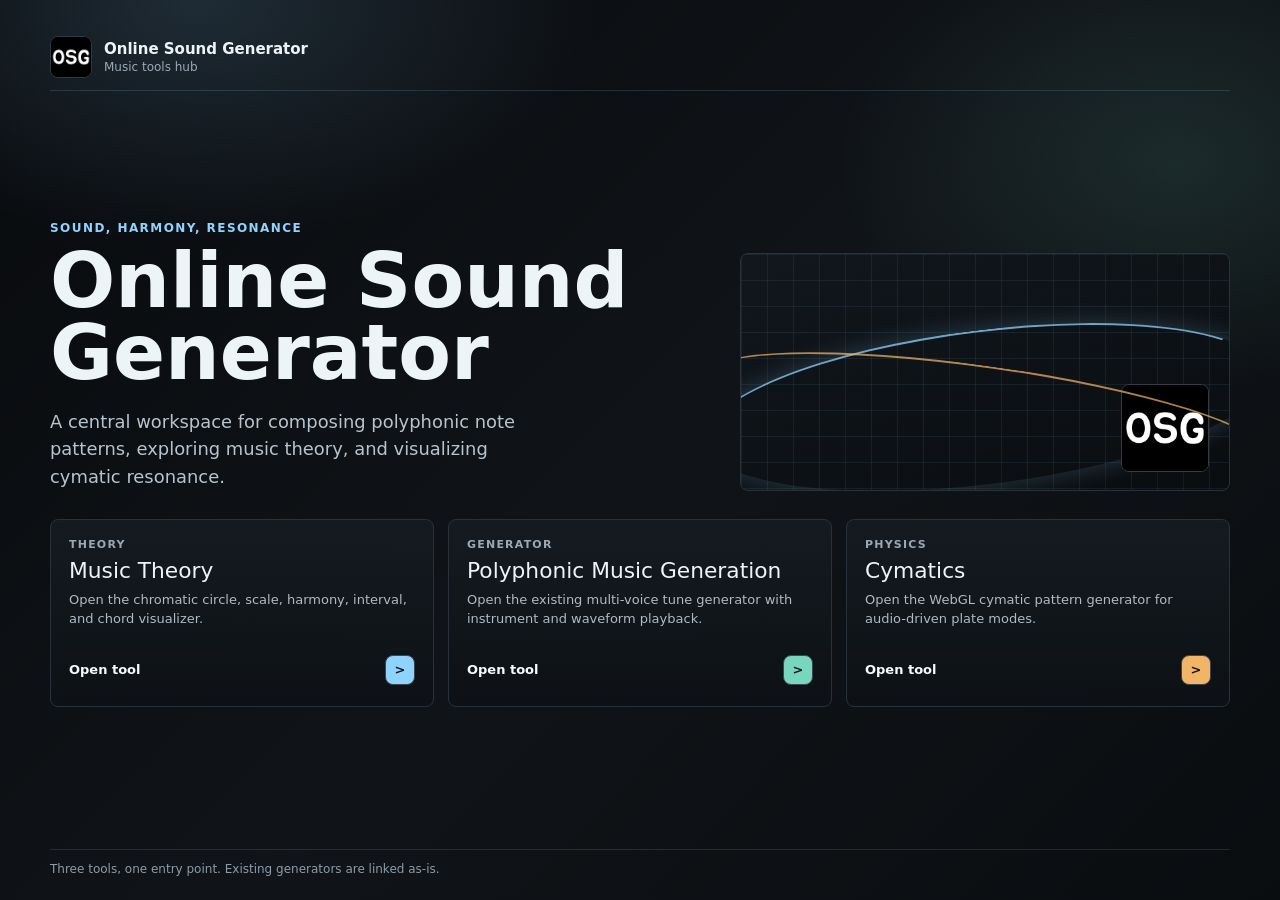
<file: index.html>
<!doctype html>
<html lang="en">
<head>
  <meta charset="utf-8">
  <meta name="viewport" content="width=device-width, initial-scale=1">
  <title>Online Sound Generator</title>
  <link rel="apple-touch-icon" sizes="180x180" href="./online-sound-generator/apple-touch-icon.png">
  <link rel="icon" type="image/png" sizes="32x32" href="./online-sound-generator/favicon-32x32.png">
  <link rel="icon" type="image/png" sizes="16x16" href="./online-sound-generator/favicon-16x16.png">
  <style>
    :root {
      color-scheme: dark;
      --bg: #080a0d;
      --panel: #10151a;
      --panel-2: #151b21;
      --line: #29323b;
      --text: #edf4f8;
      --muted: #9ba8b4;
      --blue: #8fd3ff;
      --green: #77d6bc;
      --amber: #f2b466;
      --white-soft: #f7fbff;
    }

    * {
      box-sizing: border-box;
    }

    html,
    body {
      min-height: 100%;
      margin: 0;
    }

    body {
      font-family: Inter, ui-sans-serif, system-ui, -apple-system, BlinkMacSystemFont, "Segoe UI", sans-serif;
      color: var(--text);
      background:
        radial-gradient(700px 420px at 15% 0%, rgba(143, 211, 255, 0.16), transparent 58%),
        radial-gradient(620px 420px at 92% 18%, rgba(119, 214, 188, 0.12), transparent 55%),
        linear-gradient(135deg, #080a0d 0%, #101418 52%, #0a0d10 100%);
    }

    a {
      color: inherit;
    }

    .site-shell {
      width: min(1180px, calc(100% - 32px));
      min-height: 100vh;
      margin: 0 auto;
      padding: 24px 0;
      display: grid;
      grid-template-rows: auto 1fr auto;
      gap: 24px;
    }

    .topbar {
      display: flex;
      align-items: center;
      justify-content: space-between;
      gap: 18px;
      padding: 12px 0;
      border-bottom: 1px solid rgba(143, 211, 255, 0.16);
    }

    .brand-lockup {
      display: inline-flex;
      align-items: center;
      gap: 12px;
      min-width: 0;
      text-decoration: none;
    }

    .brand-mark {
      width: 42px;
      height: 42px;
      border: 1px solid #303943;
      border-radius: 8px;
      background: #000;
      object-fit: cover;
    }

    .brand-name {
      display: grid;
      gap: 2px;
      min-width: 0;
    }

    .brand-name strong {
      font-size: 15px;
      letter-spacing: 0;
      white-space: nowrap;
    }

    .brand-name span {
      color: var(--muted);
      font-size: 12px;
    }

    .tool-link:hover {
      border-color: #607486;
      background: rgba(24, 32, 39, 0.92);
    }

    .hub {
      display: grid;
      align-content: center;
      gap: 28px;
      padding: 8px 0 20px;
    }

    .intro {
      display: grid;
      grid-template-columns: minmax(0, 1.15fr) minmax(240px, 0.85fr);
      gap: 28px;
      align-items: end;
    }

    .eyebrow {
      margin: 0 0 10px;
      color: var(--blue);
      font-size: 12px;
      font-weight: 800;
      letter-spacing: 0.12em;
      text-transform: uppercase;
    }

    h1 {
      max-width: 760px;
      margin: 0;
      font-size: clamp(2.35rem, 6vw, 5.6rem);
      line-height: 0.94;
      letter-spacing: 0;
    }

    .intro-copy {
      max-width: 470px;
      margin: 18px 0 0;
      color: #b7c3ce;
      font-size: clamp(1rem, 1.4vw, 1.12rem);
      line-height: 1.55;
    }

    .signal-panel {
      min-height: 238px;
      border: 1px solid var(--line);
      border-radius: 8px;
      background:
        linear-gradient(rgba(143, 211, 255, 0.08) 1px, transparent 1px),
        linear-gradient(90deg, rgba(143, 211, 255, 0.08) 1px, transparent 1px),
        linear-gradient(160deg, #11171d, #0a0d10);
      background-size: 26px 26px, 26px 26px, auto;
      overflow: hidden;
      position: relative;
    }

    .signal-panel::before,
    .signal-panel::after {
      content: "";
      position: absolute;
      left: -8%;
      right: -8%;
      border: 2px solid transparent;
      border-top-color: rgba(143, 211, 255, 0.76);
      border-radius: 50%;
      transform: rotate(-7deg);
    }

    .signal-panel::before {
      top: 76px;
      height: 150px;
      box-shadow: 0 0 24px rgba(143, 211, 255, 0.22);
    }

    .signal-panel::after {
      top: 112px;
      height: 92px;
      border-top-color: rgba(242, 180, 102, 0.72);
      transform: rotate(8deg);
    }

    .signal-logo {
      position: absolute;
      right: 20px;
      bottom: 18px;
      width: 88px;
      height: 88px;
      border: 1px solid #333c45;
      border-radius: 8px;
      background: #000;
      object-fit: cover;
    }

    .tool-grid {
      display: grid;
      grid-template-columns: repeat(3, minmax(0, 1fr));
      gap: 14px;
    }

    .tool-link {
      min-height: 188px;
      display: grid;
      align-content: space-between;
      gap: 18px;
      padding: 18px;
      border: 1px solid var(--line);
      border-radius: 8px;
      background: linear-gradient(180deg, rgba(21, 27, 33, 0.95), rgba(13, 17, 21, 0.95));
      text-decoration: none;
      transition: border-color 150ms ease, background 150ms ease, transform 150ms ease;
    }

    .tool-link:hover {
      transform: translateY(-2px);
    }

    .tool-meta {
      display: grid;
      gap: 8px;
    }

    .tool-kicker {
      color: var(--muted);
      font-size: 11px;
      font-weight: 800;
      letter-spacing: 0.11em;
      text-transform: uppercase;
    }

    .tool-title {
      margin: 0;
      font-size: clamp(1.2rem, 1.7vw, 1.55rem);
      line-height: 1.1;
      letter-spacing: 0;
    }

    .tool-note {
      margin: 0;
      color: #aebac4;
      font-size: 13px;
      line-height: 1.45;
    }

    .tool-open {
      display: inline-flex;
      align-items: center;
      justify-content: space-between;
      gap: 12px;
      min-height: 36px;
      color: var(--white-soft);
      font-size: 13px;
      font-weight: 760;
    }

    .tool-open::after {
      content: ">";
      width: 28px;
      height: 28px;
      display: inline-grid;
      place-items: center;
      border: 1px solid #3c4650;
      border-radius: 8px;
      color: #11161a;
      background: var(--blue);
      font-weight: 900;
    }

    .tool-link:nth-child(2) .tool-open::after {
      background: var(--green);
    }

    .tool-link:nth-child(3) .tool-open::after {
      background: var(--amber);
    }

    .footer {
      padding-top: 12px;
      border-top: 1px solid rgba(143, 211, 255, 0.14);
      color: #8e9ba7;
      font-size: 12px;
    }

    @media (max-width: 880px) {
      .site-shell {
        width: min(100% - 22px, 1180px);
        padding: 14px 0;
      }

      .topbar,
      .intro {
        align-items: stretch;
        grid-template-columns: 1fr;
      }

      .topbar {
        display: grid;
      }

      .signal-panel {
        min-height: 180px;
      }

      .tool-grid {
        grid-template-columns: 1fr;
      }
    }

    @media (max-width: 480px) {
      .brand-name strong {
        white-space: normal;
      }

      h1 {
        font-size: clamp(2.1rem, 14vw, 3.2rem);
      }

      .intro-copy {
        font-size: 0.98rem;
      }

      .tool-link {
        min-height: 160px;
        padding: 16px;
      }
    }
  </style>
</head>
<body>
  <div class="site-shell">
    <header class="topbar" aria-label="Primary">
      <a class="brand-lockup" href="./index.html">
        <img class="brand-mark" src="./online-sound-generator/android-chrome-192x192.png" alt="">
        <span class="brand-name">
          <strong>Online Sound Generator</strong>
          <span>Music tools hub</span>
        </span>
      </a>
    </header>

    <main class="hub">
      <section class="intro" aria-labelledby="pageTitle">
        <div>
          <p class="eyebrow">Sound, harmony, resonance</p>
          <h1 id="pageTitle">Online Sound Generator</h1>
          <p class="intro-copy">A central workspace for composing polyphonic note patterns, exploring music theory, and visualizing cymatic resonance.</p>
        </div>
        <div class="signal-panel" aria-hidden="true">
          <img class="signal-logo" src="./online-sound-generator/android-chrome-512x512.png" alt="">
        </div>
      </section>

      <section class="tool-grid" aria-label="Sound tools">
        <a class="tool-link" href="./music-theory/index.html">
          <span class="tool-meta">
            <span class="tool-kicker">Theory</span>
            <span class="tool-title">Music Theory</span>
            <span class="tool-note">Open the chromatic circle, scale, harmony, interval, and chord visualizer.</span>
          </span>
          <span class="tool-open">Open tool</span>
        </a>

        <a class="tool-link" href="./online-sound-generator/index.html">
          <span class="tool-meta">
            <span class="tool-kicker">Generator</span>
            <span class="tool-title">Polyphonic Music Generation</span>
            <span class="tool-note">Open the existing multi-voice tune generator with instrument and waveform playback.</span>
          </span>
          <span class="tool-open">Open tool</span>
        </a>

        <a class="tool-link" href="./cymatics/index.html">
          <span class="tool-meta">
            <span class="tool-kicker">Physics</span>
            <span class="tool-title">Cymatics</span>
            <span class="tool-note">Open the WebGL cymatic pattern generator for audio-driven plate modes.</span>
          </span>
          <span class="tool-open">Open tool</span>
        </a>
      </section>
    </main>

    <footer class="footer">
      Three tools, one entry point. Existing generators are linked as-is.
    </footer>
  </div>
</body>
</html>
</file>
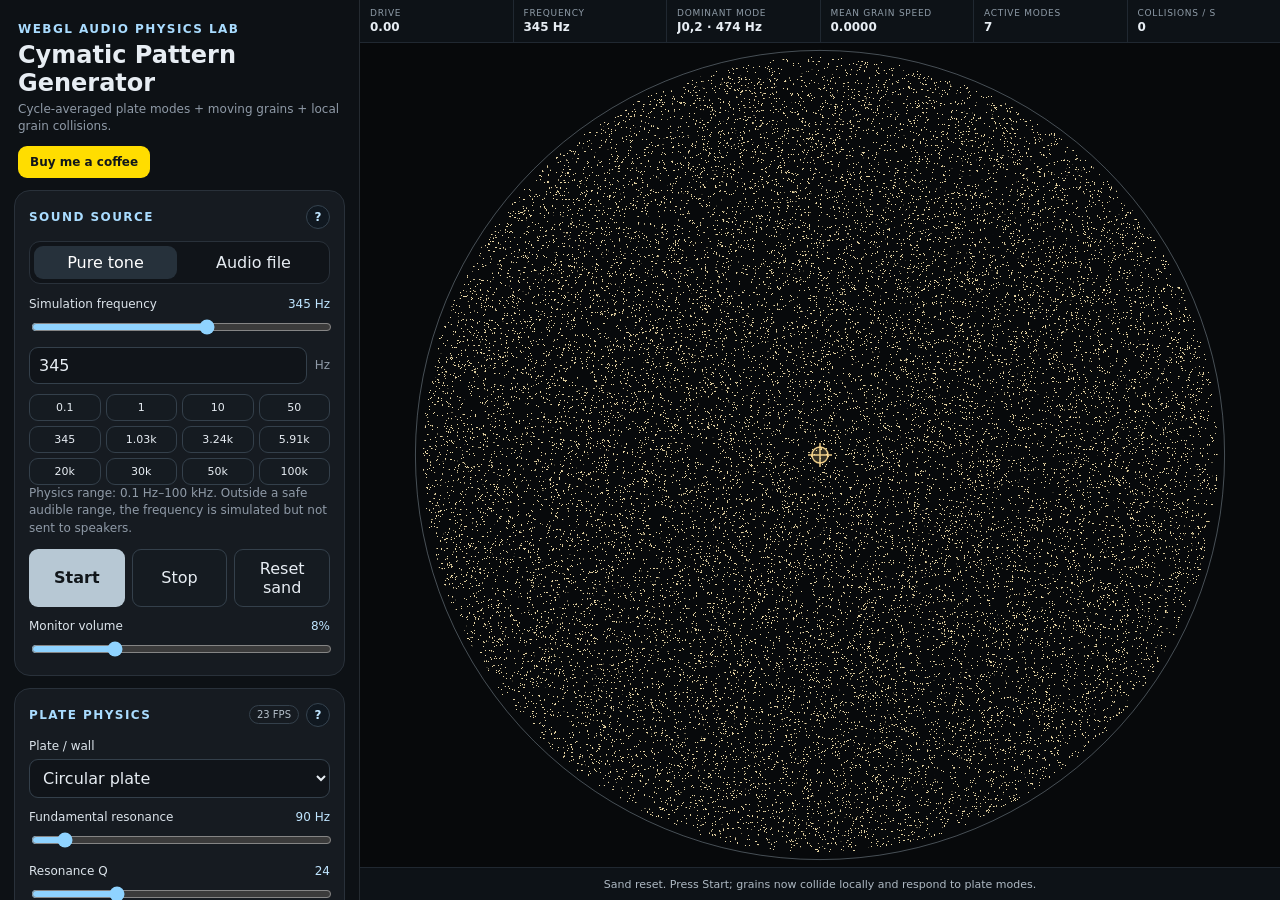
<file: cymatics/index.html>
<!doctype html>
<html lang="en">
<head>
  <meta charset="utf-8" />
  <meta name="viewport" content="width=device-width, initial-scale=1" />
  <title>Cymatic Pattern Generator</title>
  <link rel="apple-touch-icon" sizes="180x180" href="../online-sound-generator/apple-touch-icon.png" />
  <link rel="icon" type="image/png" sizes="32x32" href="../online-sound-generator/favicon-32x32.png" />
  <link rel="icon" type="image/png" sizes="16x16" href="../online-sound-generator/favicon-16x16.png" />
  <link rel="stylesheet" href="styles.css" />
</head>
<body>
  <div class="app-shell">
    <aside class="panel">
      <header class="brand">
        <div class="eyebrow">WEBGL AUDIO PHYSICS LAB</div>
        <h1>Cymatic Pattern Generator</h1>
        <p>Cycle-averaged plate modes + moving grains + local grain collisions.</p>
        <a class="coffee-link" href="https://buymeacoffee.com/creatioexnihilo" target="_blank" rel="noopener noreferrer">Buy me a coffee</a>
      </header>

      <section class="card">
        <div class="section-head"><h2>Sound source</h2><button class="help-btn" type="button" data-help-section="sound" aria-label="Explain sound source settings">?</button></div>
        <div class="segmented" role="group" aria-label="Sound source">
          <button id="modeTone" class="seg active" type="button">Pure tone</button>
          <button id="modeFile" class="seg" type="button">Audio file</button>
        </div>

        <div id="toneControls">
          <label class="row-label" for="toneFreqLog">Simulation frequency <output id="toneFreqOut">345 Hz</output></label>
          <input id="toneFreqLog" type="range" min="-1" max="5" step="0.001" value="2.537819" />
          <div class="frequency-entry">
            <input id="toneFreq" type="number" min="0.1" max="100000" step="any" value="345" inputmode="decimal" aria-label="Simulation frequency in hertz" />
            <span>Hz</span>
          </div>
          <div class="presets" id="freqPresets">
            <button data-f="0.1">0.1</button><button data-f="1">1</button><button data-f="10">10</button><button data-f="50">50</button>
            <button data-f="345">345</button><button data-f="1033">1.03k</button><button data-f="3240">3.24k</button><button data-f="5907">5.91k</button>
            <button data-f="20000">20k</button><button data-f="30000">30k</button><button data-f="50000">50k</button><button data-f="100000">100k</button>
          </div>
          <p class="hint">Physics range: 0.1 Hz–100 kHz. Outside a safe audible range, the frequency is simulated but not sent to speakers.</p>
        </div>

        <div id="fileControls" hidden>
          <label class="file-drop" for="audioFile">
            <strong id="fileName">Choose MP3 / WAV / OGG</strong>
            <span id="fileMeta">Up to five strong FFT peaks excite the plate simultaneously.</span>
          </label>
          <input id="audioFile" type="file" accept="audio/*,.wav,.mp3,.ogg" hidden />
        </div>

        <div class="button-row primary-row">
          <button id="startBtn" class="primary" type="button">Start</button>
          <button id="stopBtn" type="button">Stop</button>
          <button id="resetBtn" type="button">Reset sand</button>
        </div>

        <label class="row-label" for="volume">Monitor volume <output id="volumeOut">8%</output></label>
        <input id="volume" type="range" min="0" max="0.3" step="0.005" value="0.08" />
      </section>

      <section class="card">
        <div class="section-head"><h2>Plate physics</h2><div class="section-actions"><span id="fpsBadge" class="badge">-- FPS</span><button class="help-btn" type="button" data-help-section="plate" aria-label="Explain plate physics settings">?</button></div></div>

        <label class="row-label" for="boundary">Plate / wall</label>
        <select id="boundary">
          <option value="circle" selected>Circular plate</option>
          <option value="square">Square plate</option>
        </select>

        <label class="row-label" for="fundamental">Fundamental resonance <output id="fundamentalOut">90 Hz</output></label>
        <input id="fundamental" type="range" min="20" max="800" step="1" value="90" />

        <label class="row-label" for="quality">Resonance Q <output id="qualityOut">24</output></label>
        <input id="quality" type="range" min="3" max="80" step="1" value="24" />

        <label class="row-label" for="strength">Vibration force <output id="strengthOut">5.5</output></label>
        <input id="strength" type="range" min="0" max="12" step="0.1" value="5.5" />

        <label class="row-label" for="sensitivity">Audio sensitivity <output id="sensitivityOut">1.8×</output></label>
        <input id="sensitivity" type="range" min="0.2" max="4" step="0.1" value="1.8" />

        <div class="source-position">
          <div class="source-position-head">
            <span>Sound source position</span>
            <button id="centerEmitterBtn" class="compact-btn" type="button">Center source</button>
          </div>
          <div class="coordinate-grid">
            <label for="emitterXInput">
              <span>X</span>
              <input id="emitterXInput" type="number" min="-0.985" max="0.985" step="0.001" value="0.000" inputmode="decimal" />
            </label>
            <label for="emitterYInput">
              <span>Y</span>
              <input id="emitterYInput" type="number" min="-0.985" max="0.985" step="0.001" value="0.000" inputmode="decimal" />
            </label>
          </div>
          <p class="hint coordinate-hint">Normalized plate coordinates: center = (0, 0), left/bottom = −1, right/top = +1. Values are constrained to the selected plate wall.</p>
        </div>

        <p class="hint emitter-hint">Drag the emitter marker on the plate or enter exact coordinates above. A mode is excited according to its amplitude at the emitter position.</p>

        <div class="source-motion">
          <div class="source-position-head">
            <span>Source motion</span>
            <button id="restartMotionBtn" class="compact-btn" type="button">Restart path</button>
          </div>
          <label class="row-label" for="motionType">Motion equation</label>
          <select id="motionType">
            <option value="manual" selected>Manual / fixed</option>
            <option value="circle">Circle / ellipse</option>
            <option value="line">Line oscillation</option>
            <option value="sine">Sine-wave sweep</option>
            <option value="figure8">Figure eight</option>
            <option value="lissajous">Lissajous</option>
          </select>

          <div id="motionControls" hidden>
            <div class="coordinate-grid motion-grid">
              <label for="motionCenterX"><span>Center X</span><input id="motionCenterX" type="number" min="-0.985" max="0.985" step="0.001" value="0.000" /></label>
              <label for="motionCenterY"><span>Center Y</span><input id="motionCenterY" type="number" min="-0.985" max="0.985" step="0.001" value="0.000" /></label>
              <label for="motionAmpX"><span>Size X</span><input id="motionAmpX" type="number" min="0" max="1.95" step="0.001" value="0.500" /></label>
              <label for="motionAmpY"><span>Size Y</span><input id="motionAmpY" type="number" min="0" max="1.95" step="0.001" value="0.500" /></label>
            </div>

            <label class="row-label" for="motionRate">Path rate <output id="motionRateOut">0.10 Hz</output></label>
            <input id="motionRate" type="range" min="0.005" max="2" step="0.005" value="0.10" />

            <label class="row-label" for="motionPhase">Phase <output id="motionPhaseOut">0°</output></label>
            <input id="motionPhase" type="range" min="0" max="360" step="1" value="0" />

            <div id="lineOptions" hidden>
              <label class="row-label" for="lineAngle">Line angle <output id="lineAngleOut">0°</output></label>
              <input id="lineAngle" type="range" min="0" max="360" step="1" value="0" />
            </div>

            <div id="sineOptions" hidden>
              <label class="row-label" for="sineCycles">Sine cycles across path <output id="sineCyclesOut">2.0</output></label>
              <input id="sineCycles" type="range" min="0.5" max="8" step="0.5" value="2" />
            </div>

            <div id="lissajousOptions" hidden>
              <div class="coordinate-grid motion-grid">
                <label for="lissajousA"><span>X multiplier</span><input id="lissajousA" type="number" min="1" max="12" step="1" value="3" /></label>
                <label for="lissajousB"><span>Y multiplier</span><input id="lissajousB" type="number" min="1" max="12" step="1" value="2" /></label>
              </div>
            </div>

            <div class="button-row motion-buttons">
              <button id="motionCenterFromCurrentBtn" type="button">Use current as path center</button>
            </div>
            <div id="motionFormula" class="formula-box" aria-live="polite"></div>
            <p class="hint">The equation advances only while the simulation is running. If a path crosses the physical wall, the source is constrained to the selected plate boundary.</p>
          </div>
        </div>
      </section>

      <section class="card">
        <div class="section-head"><h2>Granular physics</h2><button class="help-btn" type="button" data-help-section="granular" aria-label="Explain granular physics settings">?</button></div>

        <label class="row-label" for="particleCount">Sand grains <output id="particleCountOut">25,000</output></label>
        <input id="particleCount" type="range" min="5000" max="50000" step="1000" value="25000" />

        <label class="row-label" for="mobility">Mobility <output id="mobilityOut">1.00×</output></label>
        <input id="mobility" type="range" min="0.2" max="3" step="0.05" value="1" />

        <label class="row-label" for="friction">Surface friction <output id="frictionOut">3.0</output></label>
        <input id="friction" type="range" min="0.5" max="9" step="0.1" value="3" />

        <label class="row-label" for="collisions">Grain collisions <output id="collisionsOut">1.00×</output></label>
        <input id="collisions" type="range" min="0" max="2.5" step="0.05" value="1" />

        <label class="row-label" for="restitution">Wall restitution <output id="restitutionOut">0.18</output></label>
        <input id="restitution" type="range" min="0" max="0.8" step="0.02" value="0.18" />
      </section>

      <section class="card">
        <div class="section-head"><h2>Appearance</h2><button class="help-btn" type="button" data-help-section="appearance" aria-label="Explain appearance settings">?</button></div>
        <div class="color-grid">
          <label>Background <input id="bgColor" type="color" value="#07090b" /></label>
          <label>Sand <input id="sandColor" type="color" value="#ead7a5" /></label>
        </div>
        <label class="row-label" for="grainSize">Grain size <output id="grainSizeOut">1.35 px</output></label>
        <input id="grainSize" type="range" min="0.5" max="3.5" step="0.05" value="1.35" />
        <label class="check"><input id="showGuide" type="checkbox" /> Show modal-energy guide (debug)</label>
        <label class="check"><input id="showEmitter" type="checkbox" checked /> Show emitter</label>
      </section>

      <section class="card">
        <div class="section-head"><h2>Share / reproduce</h2><button class="help-btn" type="button" data-help-section="share" aria-label="Explain share and reproduce options">?</button></div>
        <div class="button-row share-row">
          <button id="exportConfigBtn" type="button">Export config</button>
          <button id="exportSnapshotBtn" type="button">Export snapshot</button>
          <label class="button-like" for="importPatternFile">Import</label>
          <input id="importPatternFile" type="file" accept="application/json,.json,.cymatics.json" hidden />
        </div>
        <p class="hint">Config stores the experimental conditions. Snapshot also stores every grain's current position and velocity, so another person can open the exact visible pattern.</p>
        <p id="shareStatus" class="share-status" aria-live="polite"></p>
      </section>

      <section class="card">
        <div class="section-head"><h2>Capture</h2><button class="help-btn" type="button" data-help-section="capture" aria-label="Explain capture options">?</button></div>
        <div class="button-row">
          <button id="shotBtn" type="button">PNG image</button>
          <button id="recordBtn" type="button">Record video</button>
        </div>
        <p class="hint">Video uses MP4 when supported by the browser, otherwise WebM.</p>
      </section>
    </aside>

    <main class="workspace">
      <div class="hud" aria-label="Simulation telemetry">
        <div><span>drive</span><strong id="driveHud">0.00</strong></div>
        <div><span>frequency</span><strong id="freqHud">345 Hz</strong></div>
        <div><span>dominant mode</span><strong id="modeHud">—</strong></div>
        <div><span>mean grain speed</span><strong id="speedHud">0.0000</strong></div>
        <div><span>active modes</span><strong id="activeHud">0</strong></div>
        <div><span>collisions / s</span><strong id="collisionHud">0</strong></div>
      </div>
      <div class="stage" id="stage">
        <canvas id="glCanvas"></canvas>
        <canvas id="guideCanvas"></canvas>
      </div>
      <div id="message" class="status-bar" aria-live="polite">Drag the emitter, then press Start.</div>
    </main>
  </div>


  <div id="helpModal" class="help-modal" hidden>
    <div class="help-backdrop" data-close-help></div>
    <section class="help-dialog" role="dialog" aria-modal="true" aria-labelledby="helpTitle">
      <div class="help-dialog-head">
        <div>
          <div class="eyebrow">CONFIGURATION REFERENCE</div>
          <h2 id="helpTitle">Settings help</h2>
        </div>
        <button id="closeHelpBtn" class="help-close" type="button" aria-label="Close help">×</button>
      </div>
      <div id="helpBody" class="help-body"></div>
    </section>
  </div>

  <audio id="audioEl" preload="auto"></audio>
  <script src="app.js"></script>
</body>
</html>
</file>
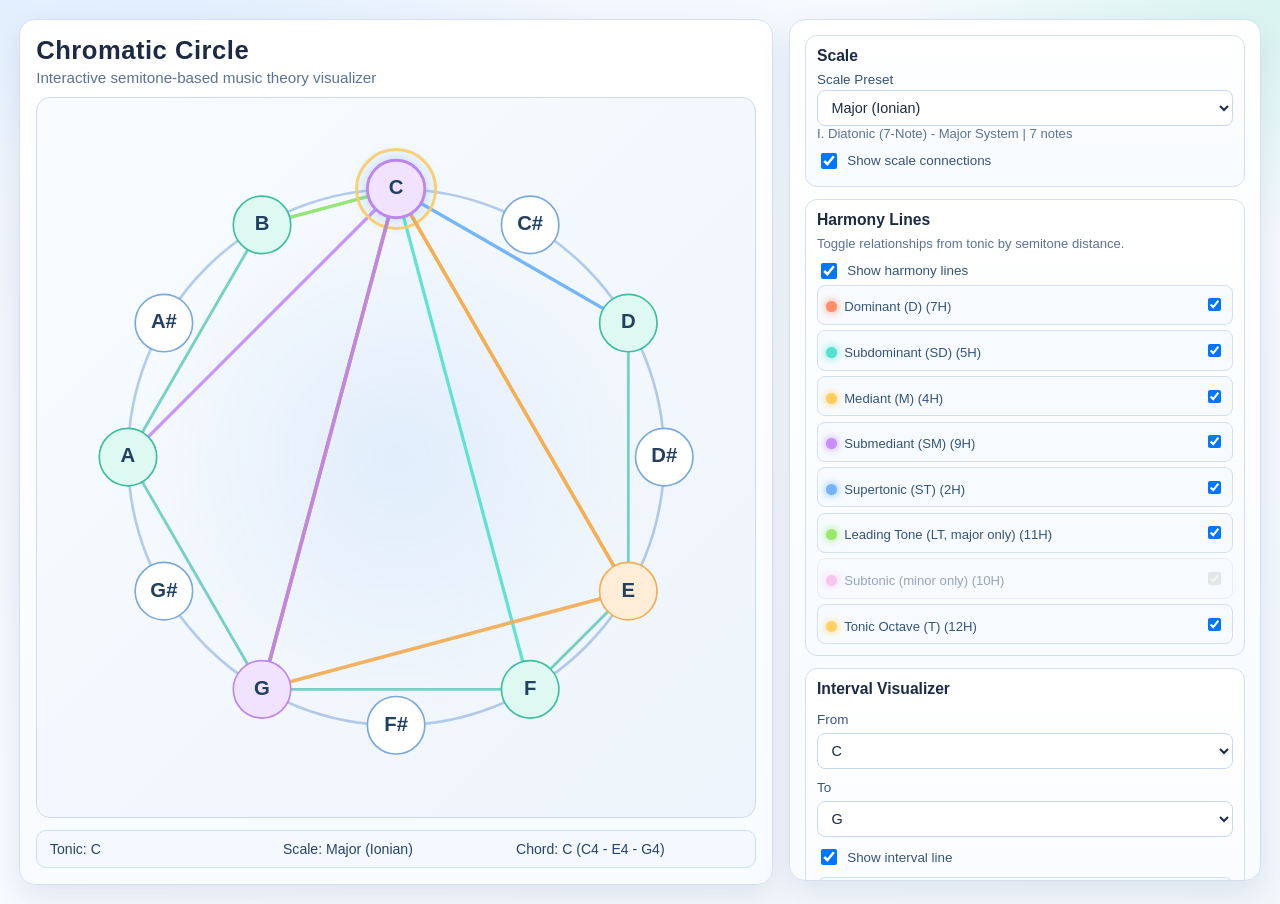
<file: music-theory/index.html>
<!DOCTYPE html>
<html lang="en">
<head>
  <meta charset="UTF-8">
  <meta name="viewport" content="width=device-width, initial-scale=1.0">
  <title>Chromatic Circle Music Theory Visualizer</title>
  <link rel="apple-touch-icon" sizes="180x180" href="../online-sound-generator/apple-touch-icon.png">
  <link rel="icon" type="image/png" sizes="32x32" href="../online-sound-generator/favicon-32x32.png">
  <link rel="icon" type="image/png" sizes="16x16" href="../online-sound-generator/favicon-16x16.png">
  <link rel="stylesheet" href="style.css">
</head>
<body>
  <main class="app-shell">
    <section class="visualizer-panel">
      <header class="panel-header">
        <h1>Chromatic Circle</h1>
        <p>Interactive semitone-based music theory visualizer</p>
      </header>
      <div class="svg-wrap" id="svgWrap">
        <svg id="circleSvg" viewBox="0 0 600 600" role="img" aria-label="Chromatic note circle"></svg>
        <div id="noteTooltip" class="note-tooltip" aria-live="polite"></div>
      </div>
      <div class="status-strip">
        <span id="tonicLabel">Tonic: C</span>
        <span id="scaleLabel">Mode: Major</span>
        <span id="chordLabel">Chord: C</span>
      </div>
    </section>

    <aside class="control-panel">
      <section class="card">
        <h2>Scale</h2>
        <label for="scalePreset">Scale Preset</label>
        <select id="scalePreset"></select>
        <p class="card-hint" id="scaleMeta"></p>
        <div id="scaleCustomWrap" class="hidden-wrap">
          <label for="scaleCustomIntervals">Custom semitones (0-11)</label>
          <input
            id="scaleCustomIntervals"
            type="text"
            value="0,2,4,5,7,9,11"
            placeholder="Example: 0,1,4,6,7,10"
          >
        </div>
        <label class="inline-toggle">
          <input type="checkbox" id="showScaleLines" checked>
          Show scale connections
        </label>
      </section>

      <section class="card">
        <h2>Harmony Lines</h2>
        <p class="card-hint">Toggle relationships from tonic by semitone distance.</p>
        <label class="inline-toggle">
          <input type="checkbox" id="showHarmonyLines" checked>
          Show harmony lines
        </label>
        <div id="harmonyToggleList" class="toggle-list"></div>
      </section>

      <section class="card">
        <h2>Interval Visualizer</h2>
        <div class="field-grid">
          <label for="intervalFrom">From</label>
          <select id="intervalFrom"></select>
          <label for="intervalTo">To</label>
          <select id="intervalTo"></select>
        </div>
        <label class="inline-toggle">
          <input type="checkbox" id="showIntervalLine" checked>
          Show interval line
        </label>
        <div class="result-box" id="intervalResult"></div>
      </section>

      <section class="card">
        <h2>Triads & Chords</h2>
        <div class="field-grid">
          <label for="chordType">Chord Type</label>
          <select id="chordType"></select>
        </div>
        <label class="inline-toggle">
          <input type="checkbox" id="lockChordToTonic" checked>
          Lock chord structure to tonic
        </label>
        <label for="chordRoot">Chord Root (when unlocked)</label>
        <select id="chordRoot"></select>
        <label class="inline-toggle">
          <input type="checkbox" id="showChordLines" checked>
          Show chord shape
        </label>
      </section>

      <section class="card">
        <h2>Emotional Harmony Assistant</h2>
        <p class="card-hint">Mode-aware progression ideas with note spellings.</p>
        <label for="emotionTarget">Emotion Target</label>
        <select id="emotionTarget"></select>
        <div id="emotionChordList" class="progression-list"></div>
        <div id="progressionList" class="progression-list"></div>
        <button id="exportProgressions" type="button">Export Progressions</button>
      </section>

      <section class="card">
        <h2>Audio</h2>
        <label class="inline-toggle">
          <input type="checkbox" id="audioEnabled" checked>
          Play note when selecting tonic
        </label>
        <label for="audioPlaybackMode">Playback Mode</label>
        <select id="audioPlaybackMode">
          <option value="single">Single note</option>
          <option value="together">Chord together</option>
          <option value="sequence">Chord one after another</option>
        </select>
      </section>
    </aside>
  </main>

  <script defer src="intervalEngine.js"></script>
  <script defer src="scaleEngine.js"></script>
  <script defer src="harmonyEngine.js"></script>
  <script defer src="chordEngine.js"></script>
  <script defer src="circleRenderer.js"></script>
  <script defer src="index.js"></script>
</body>
</html>
</file>
<file: cymatics/styles.css>
:root {
  color-scheme: dark;
  --bg: #090b0e;
  --panel: #11151a;
  --card: #161b21;
  --line: #29313a;
  --text: #e7edf3;
  --muted: #8f9aa7;
  --accent: #8fd3ff;
}
* { box-sizing: border-box; }
html, body { width: 100%; height: 100%; margin: 0; overflow: hidden; background: var(--bg); color: var(--text); font-family: Inter, ui-sans-serif, system-ui, -apple-system, BlinkMacSystemFont, "Segoe UI", sans-serif; }
button, input, select { font: inherit; }
button { color: var(--text); background: #151b21; border: 1px solid #34404b; border-radius: 9px; padding: 9px 12px; cursor: pointer; }
button:hover { border-color: #586776; }
button.primary { background: #b7c8d4; color: #11161a; border-color: transparent; font-weight: 750; }
select, input[type="number"] { width: 100%; color: var(--text); background: #101419; border: 1px solid #34404b; border-radius: 9px; padding: 8px 9px; }
.app-shell { display: grid; grid-template-columns: 360px 1fr; width: 100%; height: 100%; }
.panel { overflow-y: auto; padding: 14px; background: #0d1115; border-right: 1px solid #252b31; }
.brand { padding: 8px 4px 12px; }
.brand .eyebrow, h2 { color: #a9dcff; font-weight: 800; font-size: 12px; letter-spacing: .12em; text-transform: uppercase; }
.brand h1 { margin: 5px 0 4px; font-size: 24px; }
.brand p, .hint { color: var(--muted); font-size: 12px; line-height: 1.45; margin: 0; }
.coffee-link {
  display: inline-flex;
  align-items: center;
  justify-content: center;
  margin-top: 10px;
  color: #11161a;
  background: #ffdd00;
  border: 1px solid transparent;
  border-radius: 9px;
  padding: 8px 11px;
  font-size: 12px;
  font-weight: 800;
  text-decoration: none;
}
.coffee-link:hover { background: #ffe84a; }
.card { background: var(--card); border: 1px solid var(--line); border-radius: 16px; padding: 14px; margin-bottom: 12px; }
.card h2 { margin: 0 0 12px; }
.section-head { display: flex; align-items: center; justify-content: space-between; }
.badge { font-size: 10px; border: 1px solid #34404b; color: #b5c0ca; border-radius: 999px; padding: 3px 7px; }
.segmented { display: grid; grid-template-columns: 1fr 1fr; gap: 5px; margin-bottom: 13px; padding: 4px; background: #101419; border: 1px solid #29313a; border-radius: 11px; }
.seg { padding: 7px; border: 0; background: transparent; }
.seg.active { background: #26313b; color: white; }
.row-label { display: flex; justify-content: space-between; gap: 10px; font-size: 12px; margin: 12px 0 6px; color: #dce4eb; }
output { color: #bfe5ff; font-variant-numeric: tabular-nums; }
input[type="range"] { width: 100%; accent-color: #8fd3ff; }
.frequency-entry { display: grid; grid-template-columns: 1fr auto; align-items: center; gap: 8px; margin-top: 8px; }
.frequency-entry span { color: var(--muted); font-size: 12px; }
.presets { display: grid; grid-template-columns: repeat(4,1fr); gap: 5px; margin-top: 10px; }
.presets button { padding: 6px 3px; font-size: 11px; }
.file-drop { display: block; border: 1px dashed #47515b; border-radius: 11px; padding: 16px 12px; cursor: pointer; }
.file-drop strong, .file-drop span { display: block; }
.file-drop strong { font-size: 12px; margin-bottom: 4px; }
.file-drop span { color: var(--muted); font-size: 11px; }
.button-row { display: flex; flex-wrap: wrap; gap: 7px; margin-top: 12px; }
.primary-row button { flex: 1 1 80px; }
.color-grid { display: grid; grid-template-columns: 1fr 1fr; gap: 10px; }
.color-grid label { display: flex; align-items: center; justify-content: space-between; font-size: 12px; gap: 8px; }
input[type="color"] { width: 42px; height: 28px; border: 1px solid #4a535c; background: transparent; padding: 0; }
.check { display: flex; gap: 8px; align-items: center; font-size: 12px; margin-top: 12px; color: #ccd5de; }
.emitter-hint { margin-top: 11px; }
.stage { position: relative; min-width: 0; overflow: hidden; background: #07090b; touch-action: none; cursor: crosshair; }
#glCanvas, #guideCanvas { position: absolute; inset: 0; width: 100%; height: 100%; display: block; }
#guideCanvas { pointer-events: none; }
.hud { position: absolute; right: 15px; top: 15px; display: grid; grid-template-columns: repeat(2,minmax(120px,auto)); gap: 7px; pointer-events: none; }
.hud div { background: rgba(9,12,15,.72); backdrop-filter: blur(8px); border: 1px solid rgba(125,145,160,.25); border-radius: 10px; padding: 8px 10px; }
.hud span, .hud strong { display: block; }
.hud span { color: #8e9ba7; font-size: 9px; text-transform: uppercase; letter-spacing: .08em; }
.hud strong { font-size: 12px; margin-top: 2px; font-variant-numeric: tabular-nums; }
.message { position: absolute; left: 50%; bottom: 18px; transform: translateX(-50%); background: rgba(9,12,15,.78); border: 1px solid rgba(125,145,160,.24); border-radius: 999px; padding: 8px 13px; font-size: 11px; color: #b5c0ca; pointer-events: none; white-space: nowrap; }
@media (max-width: 900px) {
  .app-shell { grid-template-columns: 310px 1fr; }
  .hud { grid-template-columns: 1fr; }
}


.source-position { margin-top: 14px; padding-top: 12px; border-top: 1px solid rgba(130,150,165,.18); }
.source-position-head { display: flex; align-items: center; justify-content: space-between; gap: 10px; font-size: 12px; color: #dce4eb; }
.compact-btn { padding: 6px 9px; font-size: 11px; white-space: nowrap; }
.coordinate-grid { display: grid; grid-template-columns: 1fr 1fr; gap: 8px; margin-top: 8px; }
.coordinate-grid label { display: grid; grid-template-columns: auto 1fr; align-items: center; gap: 7px; color: var(--muted); font-size: 12px; }
.coordinate-grid input[type="number"] { min-width: 0; font-variant-numeric: tabular-nums; }
.coordinate-hint { margin-top: 7px; }
@media (max-width: 390px) { .source-position-head { align-items: flex-start; flex-direction: column; } .compact-btn { width: 100%; } }


.button-like {
  display: inline-flex;
  align-items: center;
  justify-content: center;
  color: var(--text);
  background: #151b21;
  border: 1px solid #34404b;
  border-radius: 9px;
  padding: 9px 12px;
  cursor: pointer;
  font-size: 12px;
  user-select: none;
}
.button-like:hover { border-color: #586776; }
.share-row > * { flex: 1 1 92px; }
.share-status { min-height: 1.35em; margin: 8px 0 0; color: #bfe5ff; font-size: 11px; line-height: 1.4; }

/* Clear simulation viewport: telemetry and status live outside the plate. */
.workspace {
  min-width: 0;
  min-height: 0;
  display: grid;
  grid-template-rows: auto minmax(0, 1fr) auto;
  background: #07090b;
  overflow: hidden;
}
.workspace .stage {
  position: relative;
  min-width: 0;
  min-height: 0;
  overflow: hidden;
  background: #07090b;
  touch-action: none;
  cursor: crosshair;
  border-top: 1px solid #202831;
  border-bottom: 1px solid #202831;
}
.workspace .hud {
  position: static;
  display: grid;
  grid-template-columns: repeat(6, minmax(92px, 1fr));
  gap: 1px;
  padding: 0;
  background: #202831;
  pointer-events: none;
}
.workspace .hud div {
  min-width: 0;
  background: #0d1217;
  backdrop-filter: none;
  border: 0;
  border-radius: 0;
  padding: 8px 10px;
}
.workspace .hud strong {
  white-space: nowrap;
  overflow: hidden;
  text-overflow: ellipsis;
}
.status-bar {
  min-height: 32px;
  display: flex;
  align-items: center;
  justify-content: center;
  padding: 7px 12px;
  color: #aeb9c3;
  background: #0d1217;
  border: 0;
  border-radius: 0;
  font-size: 11px;
  white-space: normal;
  text-align: center;
}

.section-actions { display: inline-flex; align-items: center; gap: 7px; }
.help-btn {
  width: 24px;
  height: 24px;
  min-width: 24px;
  padding: 0;
  display: inline-grid;
  place-items: center;
  border-radius: 999px;
  font-size: 12px;
  font-weight: 800;
  color: #bfe5ff;
  background: #101820;
  border-color: #35434f;
}
.help-btn:hover { background: #18242d; border-color: #657788; }
.card > .section-head { margin-bottom: 12px; }
.card > .section-head h2 { margin: 0; }

.source-motion {
  margin-top: 14px;
  padding-top: 12px;
  border-top: 1px solid rgba(130,150,165,.18);
}
.motion-grid { margin-top: 10px; }
.motion-grid label { grid-template-columns: 1fr; align-items: stretch; gap: 5px; }
.motion-grid label > span { color: #aeb8c2; }
.motion-buttons button { width: 100%; }
.formula-box {
  margin-top: 10px;
  padding: 9px 10px;
  background: #0e1318;
  border: 1px solid #2d3740;
  border-radius: 9px;
  color: #bfe5ff;
  font: 11px/1.45 ui-monospace, SFMono-Regular, Menlo, Consolas, monospace;
  overflow-wrap: anywhere;
}

.help-modal[hidden] { display: none; }
.help-modal {
  position: fixed;
  inset: 0;
  z-index: 1000;
  display: grid;
  place-items: center;
  padding: 20px;
}
.help-backdrop {
  position: absolute;
  inset: 0;
  background: rgba(0,0,0,.72);
}
.help-dialog {
  position: relative;
  width: min(720px, 100%);
  max-height: min(82vh, 780px);
  display: flex;
  flex-direction: column;
  overflow: hidden;
  background: #12181e;
  border: 1px solid #34404b;
  border-radius: 16px;
}
.help-dialog-head {
  display: flex;
  justify-content: space-between;
  align-items: flex-start;
  gap: 18px;
  padding: 16px 18px 12px;
  border-bottom: 1px solid #29313a;
}
.help-dialog-head .eyebrow { color: #8f9aa7; font-size: 10px; letter-spacing: .12em; font-weight: 800; }
.help-dialog-head h2 { margin: 4px 0 0; color: #e7edf3; font-size: 18px; letter-spacing: 0; text-transform: none; }
.help-close { width: 34px; height: 34px; padding: 0; font-size: 22px; line-height: 1; }
.help-body { overflow: auto; padding: 16px 18px 20px; }
.help-intro { margin: 0 0 16px; color: #b7c1ca; line-height: 1.55; font-size: 13px; }
.help-list { margin: 0; display: grid; grid-template-columns: minmax(135px, .7fr) minmax(0, 2fr); gap: 0; }
.help-list dt, .help-list dd { margin: 0; padding: 10px 0; border-top: 1px solid rgba(130,150,165,.14); }
.help-list dt { padding-right: 16px; color: #dce7ef; font-size: 12px; font-weight: 700; }
.help-list dd { color: #9eabb6; font-size: 12px; line-height: 1.5; }

@media (max-width: 1100px) {
  .workspace .hud { grid-template-columns: repeat(3, 1fr); }
}
@media (max-width: 900px) {
  .workspace .hud { grid-template-columns: repeat(2, 1fr); }
}
@media (max-width: 600px) {
  .help-list { grid-template-columns: 1fr; }
  .help-list dt { padding-bottom: 3px; }
  .help-list dd { padding-top: 3px; border-top: 0; }
}
</file>
<file: music-theory/style.css>
:root {
  --bg-main: #f4f8ff;
  --bg-panel: #ffffff;
  --bg-card: #f9fcff;
  --border: #d6e1f0;
  --text-main: #1d2b42;
  --text-muted: #5d7391;
  --accent: #2f7de1;
  --accent-2: #18b99a;
  --shadow: 0 12px 30px rgba(48, 84, 139, 0.12);
}

* {
  box-sizing: border-box;
}

body {
  margin: 0;
  min-height: 100vh;
  font-family: "Avenir Next", "Century Gothic", "Trebuchet MS", sans-serif;
  color: var(--text-main);
  background:
    radial-gradient(900px 500px at 10% -10%, #dcecff 0%, transparent 55%),
    radial-gradient(850px 500px at 100% 0%, #d7f4ef 0%, transparent 48%),
    linear-gradient(140deg, #eef4fc 0%, #f8fbff 45%, #f2f7fb 100%);
}

.app-shell {
  width: min(1320px, 100%);
  margin: 0 auto;
  padding: 1.2rem;
  display: grid;
  grid-template-columns: minmax(440px, 1.6fr) minmax(320px, 1fr);
  gap: 1rem;
}

.visualizer-panel,
.control-panel {
  border: 1px solid var(--border);
  border-radius: 16px;
  background: linear-gradient(180deg, rgba(255, 255, 255, 1), rgba(248, 252, 255, 1));
  box-shadow: var(--shadow);
}

.visualizer-panel {
  padding: 1rem;
}

.panel-header h1 {
  margin: 0;
  font-size: clamp(1.35rem, 2vw, 1.86rem);
  letter-spacing: 0.02em;
}

.panel-header p {
  margin: 0.25rem 0 0;
  color: var(--text-muted);
  font-size: 0.95rem;
}

.svg-wrap {
  position: relative;
  margin-top: 0.7rem;
  border: 1px solid #cfdbec;
  border-radius: 14px;
  background:
    radial-gradient(circle at 50% 50%, rgba(68, 141, 239, 0.1) 0, transparent 50%),
    linear-gradient(135deg, #f8fcff, #edf4fb);
  overflow: hidden;
  aspect-ratio: 1 / 1;
}

#circleSvg {
  display: block;
  width: 100%;
  height: 100%;
}

.note-tooltip {
  position: absolute;
  pointer-events: none;
  z-index: 5;
  max-width: 260px;
  padding: 0.5rem 0.62rem;
  border-radius: 8px;
  border: 1px solid #c0d5ee;
  background: rgba(255, 255, 255, 0.98);
  color: #19324d;
  font-size: 0.82rem;
  line-height: 1.35;
  box-shadow: 0 8px 18px rgba(31, 74, 130, 0.16);
  opacity: 0;
  transform: translate(-50%, calc(-100% - 12px));
  transition: opacity 120ms ease;
}

.note-tooltip.visible {
  opacity: 1;
}

.status-strip {
  margin-top: 0.8rem;
  padding: 0.62rem 0.8rem;
  border: 1px solid #cde0f6;
  border-radius: 10px;
  background: #f4f9ff;
  display: grid;
  grid-template-columns: repeat(auto-fit, minmax(120px, 1fr));
  gap: 0.4rem;
  color: #274367;
  font-size: 0.88rem;
}

.control-panel {
  padding: 0.9rem;
  display: grid;
  gap: 0.7rem;
  align-content: start;
  max-height: calc(100vh - 2.4rem);
  overflow: auto;
}

.card {
  border: 1px solid #d3dfef;
  border-radius: 12px;
  background: linear-gradient(180deg, #ffffff, #f8fbff);
  padding: 0.7rem;
}

.card h2 {
  margin: 0 0 0.45rem;
  font-size: 0.98rem;
}

.card-hint {
  margin: 0 0 0.5rem;
  color: var(--text-muted);
  font-size: 0.82rem;
}

label {
  display: block;
  margin: 0.45rem 0 0.2rem;
  color: #355477;
  font-size: 0.84rem;
}

select,
button {
  width: 100%;
  border-radius: 8px;
  border: 1px solid #c7d8ee;
  background: #ffffff;
  color: var(--text-main);
  padding: 0.5rem 0.6rem;
  font-size: 0.9rem;
}

input[type="text"] {
  width: 100%;
  border-radius: 8px;
  border: 1px solid #c7d8ee;
  background: #ffffff;
  color: var(--text-main);
  padding: 0.5rem 0.6rem;
  font-size: 0.9rem;
}

select:focus-visible,
button:focus-visible,
input:focus-visible {
  outline: 2px solid #33bba0;
  outline-offset: 1px;
}

button {
  cursor: pointer;
  transition: transform 140ms ease, background 140ms ease;
}

button:hover {
  transform: translateY(-1px);
  background: #eff6ff;
}

.inline-toggle {
  display: flex;
  align-items: center;
  gap: 0.45rem;
  margin-top: 0.55rem;
}

.inline-toggle input {
  width: 16px;
  height: 16px;
}

.field-grid {
  display: grid;
  gap: 0.2rem;
}

.hidden-wrap {
  display: none;
}

.hidden-wrap.is-visible {
  display: block;
}

.toggle-list {
  display: grid;
  gap: 0.34rem;
}

.toggle-list.is-disabled {
  opacity: 0.52;
}

.toggle-item {
  display: flex;
  align-items: center;
  justify-content: space-between;
  gap: 0.4rem;
  padding: 0.4rem 0.5rem;
  border: 1px solid #d3e0f0;
  border-radius: 8px;
  background: #f7fbff;
}

.toggle-item.is-disabled {
  opacity: 0.5;
}

.toggle-label {
  display: inline-flex;
  align-items: center;
  gap: 0.45rem;
  font-size: 0.82rem;
}

.color-dot {
  width: 11px;
  height: 11px;
  border-radius: 50%;
  box-shadow: 0 0 8px currentColor;
}

.result-box {
  margin-top: 0.55rem;
  padding: 0.56rem;
  border-radius: 8px;
  border: 1px solid #cfe0f4;
  background: #f5faff;
  color: #27466d;
  font-size: 0.84rem;
  line-height: 1.4;
}

.progression-list {
  display: grid;
  gap: 0.42rem;
  margin-bottom: 0.6rem;
}

.progression-item {
  border: 1px solid #cedff4;
  border-radius: 8px;
  background: #f5faff;
  padding: 0.42rem 0.5rem;
}

.progression-item strong {
  display: block;
  font-size: 0.84rem;
}

.progression-item span {
  display: block;
  color: #466486;
  font-size: 0.79rem;
  margin-top: 0.1rem;
}

.chromatic-ring {
  fill: none;
  stroke: rgba(56, 118, 194, 0.35);
  stroke-width: 2.2;
}

.hour-marker {
  fill: #76aee6;
  opacity: 0.42;
}

.note-node {
  cursor: pointer;
  transition: transform 110ms ease;
}

.note-node:hover {
  transform: scale(1.03);
}

.note-node circle {
  fill: #ffffff;
  stroke: #7ba9db;
  stroke-width: 1.4;
  transition: fill 130ms ease, stroke 130ms ease, r 130ms ease;
}

.note-node text {
  fill: #234061;
  font-size: 17px;
  text-anchor: middle;
  dominant-baseline: middle;
  font-weight: 600;
  pointer-events: none;
}

.note-node.tonic circle {
  fill: #dcebff;
  stroke: #4f98eb;
  stroke-width: 2.4;
  filter: drop-shadow(0 0 7px rgba(74, 145, 224, 0.36));
}

.note-node.in-scale circle {
  fill: #def9f2;
  stroke: #3dbf9f;
}

.note-node.in-chord circle {
  fill: #ffedd8;
  stroke: #f4ad54;
}

.note-node.interval-endpoint circle {
  fill: #f1e3ff;
  stroke: #bc86ea;
}

.line-scale {
  stroke: #25b89e;
  stroke-width: 2.4;
  fill: none;
  opacity: 0.6;
}

.line-harmony {
  stroke-width: 2.7;
  fill: none;
  opacity: 0.92;
}

.line-chord {
  stroke: #f4ad54;
  stroke-width: 3;
  fill: none;
  opacity: 0.92;
}

.line-interval {
  stroke: #bc86ea;
  stroke-width: 3;
  fill: none;
  opacity: 0.95;
  stroke-dasharray: 5 5;
}

.line-loop {
  fill: none;
  stroke-width: 2.6;
}

.draw-line {
  animation: drawLine 380ms ease forwards;
}

@keyframes drawLine {
  from {
    stroke-dashoffset: var(--line-length, 0);
  }
  to {
    stroke-dashoffset: 0;
  }
}

@media (max-width: 980px) {
  .app-shell {
    grid-template-columns: 1fr;
    padding: 0.75rem;
  }

  .control-panel {
    max-height: none;
  }
}
</file>
